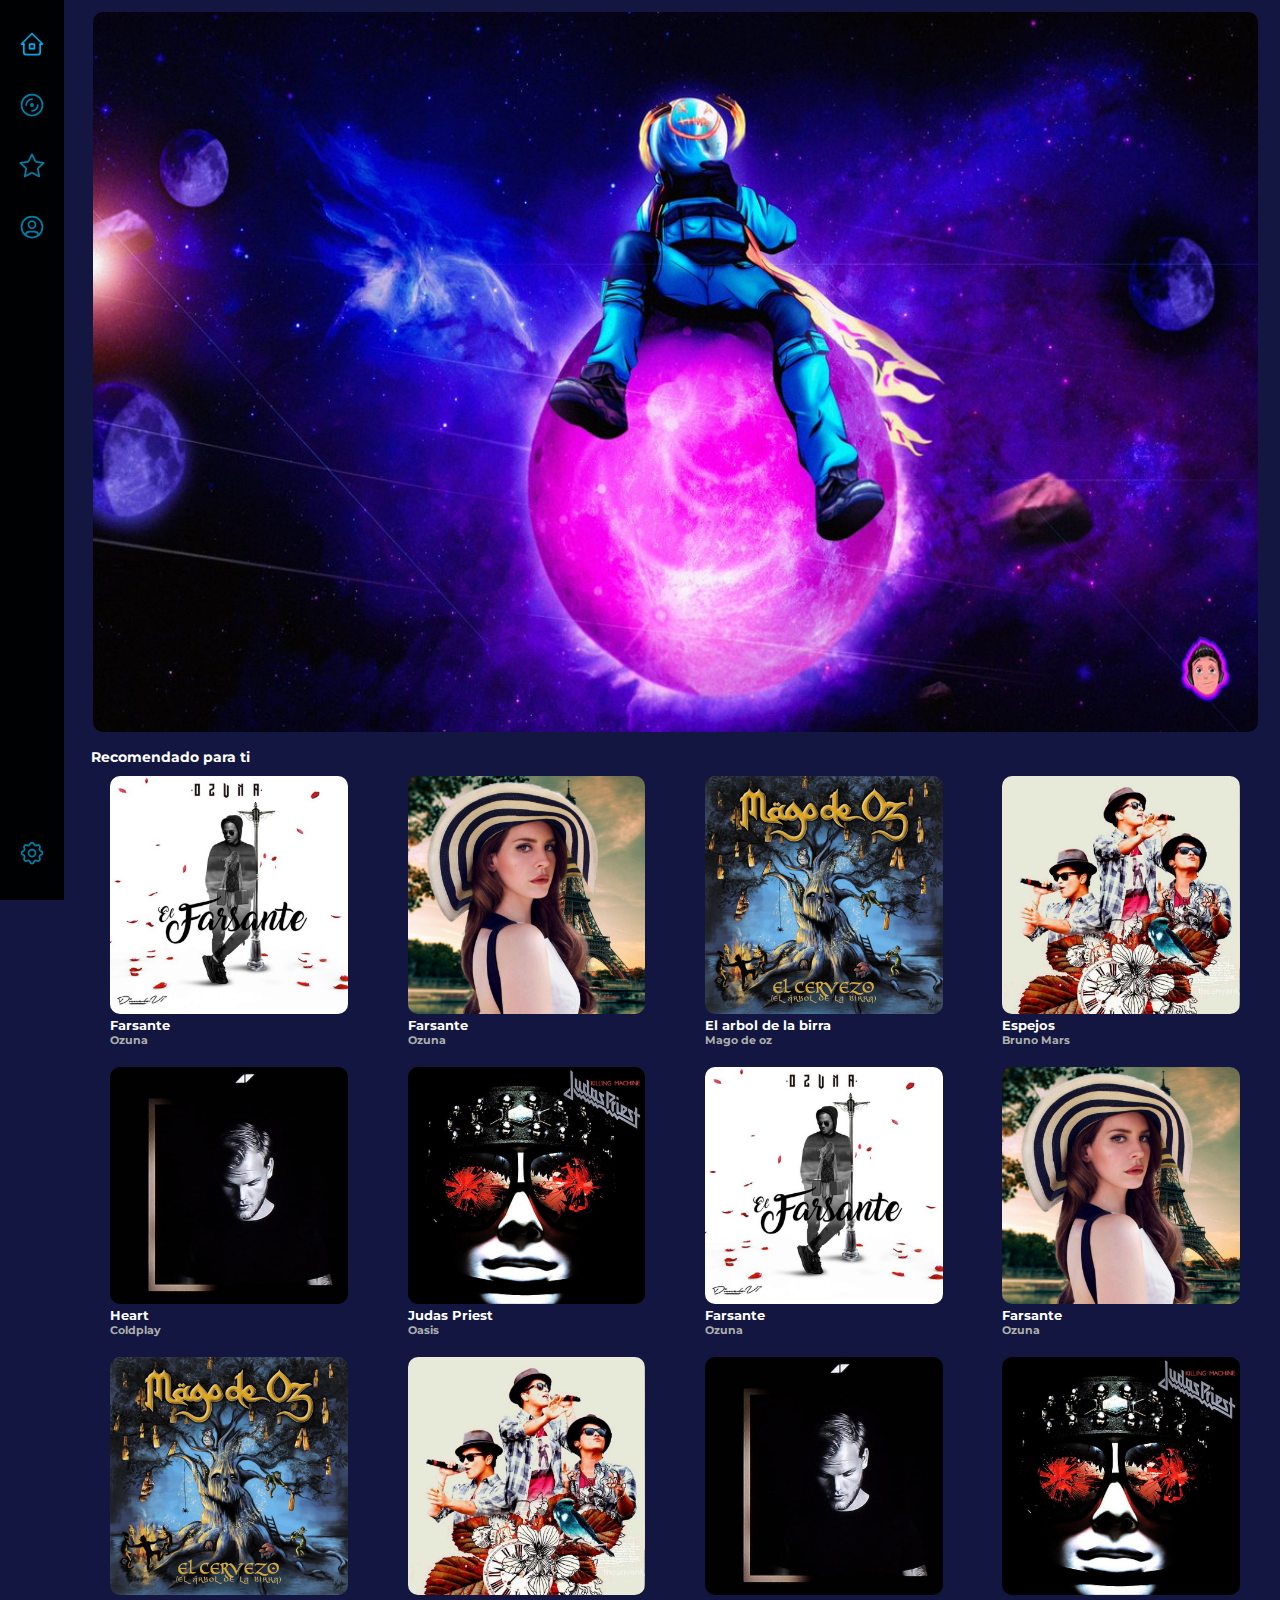
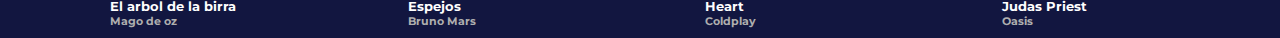
<file: reproductor.html>
<!DOCTYPE html>
<html lang="en">
<head>
    <meta charset="UTF-8">
    <meta http-equiv="X-UA-Compatible" content="IE=edge">
    <meta name="viewport" content="width=device-width, initial-scale=1.0">
    <title>Document</title>
    <link rel="stylesheet" href="css/Reproductor2.css">
</head>
<body>
 <div class="ContainerReproductor">
     <div class="ContenedorMenuUsuario">
         <div class="PosicionPantallaMenu">
            <div class="ContenedorSeccionesItems">
                <div class="ItemsSec1">
                    <div class="Item">
                       <a href="#">
                           <svg xmlns="http://www.w3.org/2000/svg" class="icon icon-tabler icon-tabler-home-2" width="28" height="28" viewBox="0 0 24 24" stroke-width="1.5" stroke="#00a8e8" fill="none" stroke-linecap="round" stroke-linejoin="round">
                               <path stroke="none" d="M0 0h24v24H0z" fill="none"/>
                               <polyline points="5 12 3 12 12 3 21 12 19 12" />
                               <path d="M5 12v7a2 2 0 0 0 2 2h10a2 2 0 0 0 2 -2v-7" />
                               <rect x="10" y="12" width="4" height="4" />
                             </svg>
                       </a>
                    </div>
                    <div class="Item">
                       <a href="#">
                           <svg xmlns="http://www.w3.org/2000/svg" class="icon icon-tabler icon-tabler-disc" width="28" height="28" viewBox="0 0 24 24" stroke-width="1.5" stroke="#007ea7" fill="none" stroke-linecap="round" stroke-linejoin="round">
                               <path stroke="none" d="M0 0h24v24H0z" fill="none"/>
                               <circle cx="12" cy="12" r="9" />
                               <circle cx="12" cy="12" r="1" />
                               <path d="M7 12a5 5 0 0 1 5 -5" />
                               <path d="M12 17a5 5 0 0 0 5 -5" />
                             </svg>
                       </a>
                    </div>
                    <div class="Item">
                       <svg xmlns="http://www.w3.org/2000/svg" class="icon icon-tabler icon-tabler-star" width="28" height="28" viewBox="0 0 24 24" stroke-width="1.5" stroke="#007ea7" fill="none" stroke-linecap="round" stroke-linejoin="round">
                           <path stroke="none" d="M0 0h24v24H0z" fill="none"/>
                           <path d="M12 17.75l-6.172 3.245l1.179 -6.873l-5 -4.867l6.9 -1l3.086 -6.253l3.086 6.253l6.9 1l-5 4.867l1.179 6.873z" />
                         </svg>
                    </div>
                    <div class="Item">
                       <a href="#">
                           <svg xmlns="http://www.w3.org/2000/svg" class="icon icon-tabler icon-tabler-user-circle" width="28" height="28" viewBox="0 0 24 24" stroke-width="1.5" stroke="#007ea7" fill="none" stroke-linecap="round" stroke-linejoin="round">
                               <path stroke="none" d="M0 0h24v24H0z" fill="none"/>
                               <circle cx="12" cy="12" r="9" />
                               <circle cx="12" cy="10" r="3" />
                               <path d="M6.168 18.849a4 4 0 0 1 3.832 -2.849h4a4 4 0 0 1 3.834 2.855" />
                             </svg>
                       </a>
                    </div>
                </div>
                <div class="ItemSec2">
                   <div class="Item2">
                       <a href="#">
                           <svg xmlns="http://www.w3.org/2000/svg" class="icon icon-tabler icon-tabler-settings" width="28" height="28" viewBox="0 0 24 24" stroke-width="1.5" stroke="#007ea7" fill="none" stroke-linecap="round" stroke-linejoin="round">
                               <path stroke="none" d="M0 0h24v24H0z" fill="none"/>
                               <path d="M10.325 4.317c.426 -1.756 2.924 -1.756 3.35 0a1.724 1.724 0 0 0 2.573 1.066c1.543 -.94 3.31 .826 2.37 2.37a1.724 1.724 0 0 0 1.065 2.572c1.756 .426 1.756 2.924 0 3.35a1.724 1.724 0 0 0 -1.066 2.573c.94 1.543 -.826 3.31 -2.37 2.37a1.724 1.724 0 0 0 -2.572 1.065c-.426 1.756 -2.924 1.756 -3.35 0a1.724 1.724 0 0 0 -2.573 -1.066c-1.543 .94 -3.31 -.826 -2.37 -2.37a1.724 1.724 0 0 0 -1.065 -2.572c-1.756 -.426 -1.756 -2.924 0 -3.35a1.724 1.724 0 0 0 1.066 -2.573c-.94 -1.543 .826 -3.31 2.37 -2.37c1 .608 2.296 .07 2.572 -1.065z" />
                               <circle cx="12" cy="12" r="3" />
                             </svg>
                       </a>
                       
                    </div>
                </div>
             </div>
    
         </div>


     </div>
     <div class="ContenedordGeneral">
         <div class="ContenedorPublicidad">
             <div class="ContenedorBanner">
                 <img class="imgBner" src="img/lofi.jpg" alt="">
             </div>
         </div>
         <div class="ContenedorAlbunes">
            <h2>Recomendado para ti</h2>
            <div class="GridPortadas">
                

                <div class="Album">
                    <div class="FotoAlbum">
                        <img class="imgAlbum" src="img/album/Diseño sin título (7).png" alt="">
                    </div>
                    <div class="TituloAlbum">
                        <h3 class="Titulo">Farsante</h3>
                    </div>
                    <div class="NombreCantante">
                        <h3 class="Nombre">Ozuna</h3>
                    </div>
                </div>
                <div class="Album">
                    <img class="imgAlbum" src="img/album/Diseño sin título (2).png" alt="">
                    <div class="TituloAlbum">
                        <h3 class="Titulo">Farsante</h3>
                    </div>
                    <div class="NombreCantante">
                        <h3 class="Nombre">Ozuna</h3>
                    </div>
                </div>
                <div class="Album">
                    <img class="imgAlbum" src="img/album/Diseño sin título (1).png" alt="">
                    <div class="TituloAlbum">
                        <h3 class="Titulo">El arbol de la birra</h3>
                    </div>
                    <div class="NombreCantante">
                        <h3 class="Nombre">Mago de oz</h3>
                    </div>
                </div>
                <div class="Album">
                    <img class="imgAlbum" src="img/album/Diseño sin título (4).png" alt="">
                    <div class="TituloAlbum">
                        <h3 class="Titulo">Espejos</h3>
                    </div>
                    <div class="NombreCantante">
                        <h3 class="Nombre">Bruno Mars</h3>
                    </div>
                </div>
                <div class="Album">
                    <img class="imgAlbum" src="img/album/Diseño sin título (5).png" alt="">
                    <div class="TituloAlbum">
                        <h3 class="Titulo">Heart</h3>
                    </div>
                    <div class="NombreCantante">
                        <h3 class="Nombre">Coldplay</h3>
                    </div>
                </div>
                <div class="Album">
                    <img class="imgAlbum" src="img/album/Diseño sin título (6).png" alt="">
                    <div class="TituloAlbum">
                        <h3 class="Titulo">Judas Priest</h3>
                    </div>
                    <div class="NombreCantante">
                        <h3 class="Nombre">Oasis</h3>
                    </div>
                </div>

                <div class="Album">
                    <div class="FotoAlbum">
                        <img class="imgAlbum" src="img/album/Diseño sin título (7).png" alt="">
                    </div>
                    <div class="TituloAlbum">
                        <h3 class="Titulo">Farsante</h3>
                    </div>
                    <div class="NombreCantante">
                        <h3 class="Nombre">Ozuna</h3>
                    </div>
                </div>
                <div class="Album">
                    <img class="imgAlbum" src="img/album/Diseño sin título (2).png" alt="">
                    <div class="TituloAlbum">
                        <h3 class="Titulo">Farsante</h3>
                    </div>
                    <div class="NombreCantante">
                        <h3 class="Nombre">Ozuna</h3>
                    </div>
                </div>
                <div class="Album">
                    <img class="imgAlbum" src="img/album/Diseño sin título (1).png" alt="">
                    <div class="TituloAlbum">
                        <h3 class="Titulo">El arbol de la birra</h3>
                    </div>
                    <div class="NombreCantante">
                        <h3 class="Nombre">Mago de oz</h3>
                    </div>
                </div>
                <div class="Album">
                    <img class="imgAlbum" src="img/album/Diseño sin título (4).png" alt="">
                    <div class="TituloAlbum">
                        <h3 class="Titulo">Espejos</h3>
                    </div>
                    <div class="NombreCantante">
                        <h3 class="Nombre">Bruno Mars</h3>
                    </div>
                </div>
                <div class="Album">
                    <img class="imgAlbum" src="img/album/Diseño sin título (5).png" alt="">
                    <div class="TituloAlbum">
                        <h3 class="Titulo">Heart</h3>
                    </div>
                    <div class="NombreCantante">
                        <h3 class="Nombre">Coldplay</h3>
                    </div>
                </div>
                <div class="Album">
                    <img class="imgAlbum" src="img/album/Diseño sin título (6).png" alt="">
                    <div class="TituloAlbum">
                        <h3 class="Titulo">Judas Priest</h3>
                    </div>
                    <div class="NombreCantante">
                        <h3 class="Nombre">Oasis</h3>
                    </div>
                </div>
        </div>
     </div>

 </div>
</body>
</html>
</file>
<file: css/Reproductor2.css>
@import url('https://fonts.googleapis.com/css2?family=Montserrat:ital,wght@0,600;1,300&display=swap');
*{
    margin: 0;
    padding: 0;
    box-sizing: border-box;
    font-size: 98%;
    text-decoration: none;
    color: #00C4CC;
    font-family: 'Montserrat', sans-serif;

}
html {
    scroll-behavior: smooth;
  }
body::-webkit-scrollbar {
    width: 5px;
  }
  
  body::-webkit-scrollbar-track {
    background: rgba(2, 2, 56, 0.247);
  }
  
  body::-webkit-scrollbar-thumb {
    border-radius: 20px;  
    border: 10px solid #8A3ADC;  
  }
img{
    border-radius: 10px;
}
a{
    cursor: pointer;
}
body{
    background-color:#121640 ;
}

.ContainerReproductor{
    display: grid;
    grid-template-columns: 6.3% 92.9%;
}
/*Menu*/
.ContenedorMenuUsuario{
    display: inline-block;
    text-align: center;
    height: 100vh;
    width: 50vw;
}
.ContenedorSeccionesItems{
    display: flex;
    flex-direction: column;
    align-content: space-between;
    justify-content: space-between;
    height: 100vh;

}
.PosicionPantallaMenu{
    position: fixed;
    left: 0;
    background-color:rgba(0, 0, 0, 0.952);
    width: 5vw;

}
.Item{
    margin-top: 30px;
}
.Item2{
    margin-bottom: 30px;
}

/*Principal*/
/*Seccion 1*/
.ContenedorBanner{
    padding: 1%;
    
}
.imgBner{
    width: 100%;
    height: 80vh;
}
/*Seccion 2*/
.GridPortadas{
    display: flex;
    flex-wrap: nowrap;
    flex-direction: column;
    flex-direction: row;
    flex-wrap: wrap;
    justify-content: space-around;
}

.Album{
    width: 20%;
    margin: 10px;

}
.imgAlbum{
    width: 100%;
}

.Titulo{
    color: white;
}
.Nombre{
    color: rgb(175, 175, 175);
    font-size: 80%;
}
h2{
    color: white;
    margin-left: 10px;
}

.Album{
    transition: transform .2s; /* Animation */
}
.Album:hover{
    transform: scale(1.2);
}

@media (max-width: 480px) {
    .ContainerReproductor{
        display: grid;
        grid-template-columns: 100%;
    }
    .ContenedorMenuUsuario{
        display: none;

    }
    .ContenedorBanner{
        width: 100%;
        height: 30vh;
        
    }
    .imgBner{
        width: 100%;
        height: 100%;
    }
    /*Seccion 2*/
    .GridPortadas{
        display: flex;
        flex-wrap: wrap;
        align-items: center;
        justify-content: space-around;
    }
    /*
    */
    .Album{
        width: 40%;
        margin: 10px;
    
    }
    .imgAlbum{
        width: 100%;
    }
    
    .Titulo{
        color: white;
    }
    .Nombre{
        color: rgb(175, 175, 175);
        font-size: 80%;
    }
}
</file>
